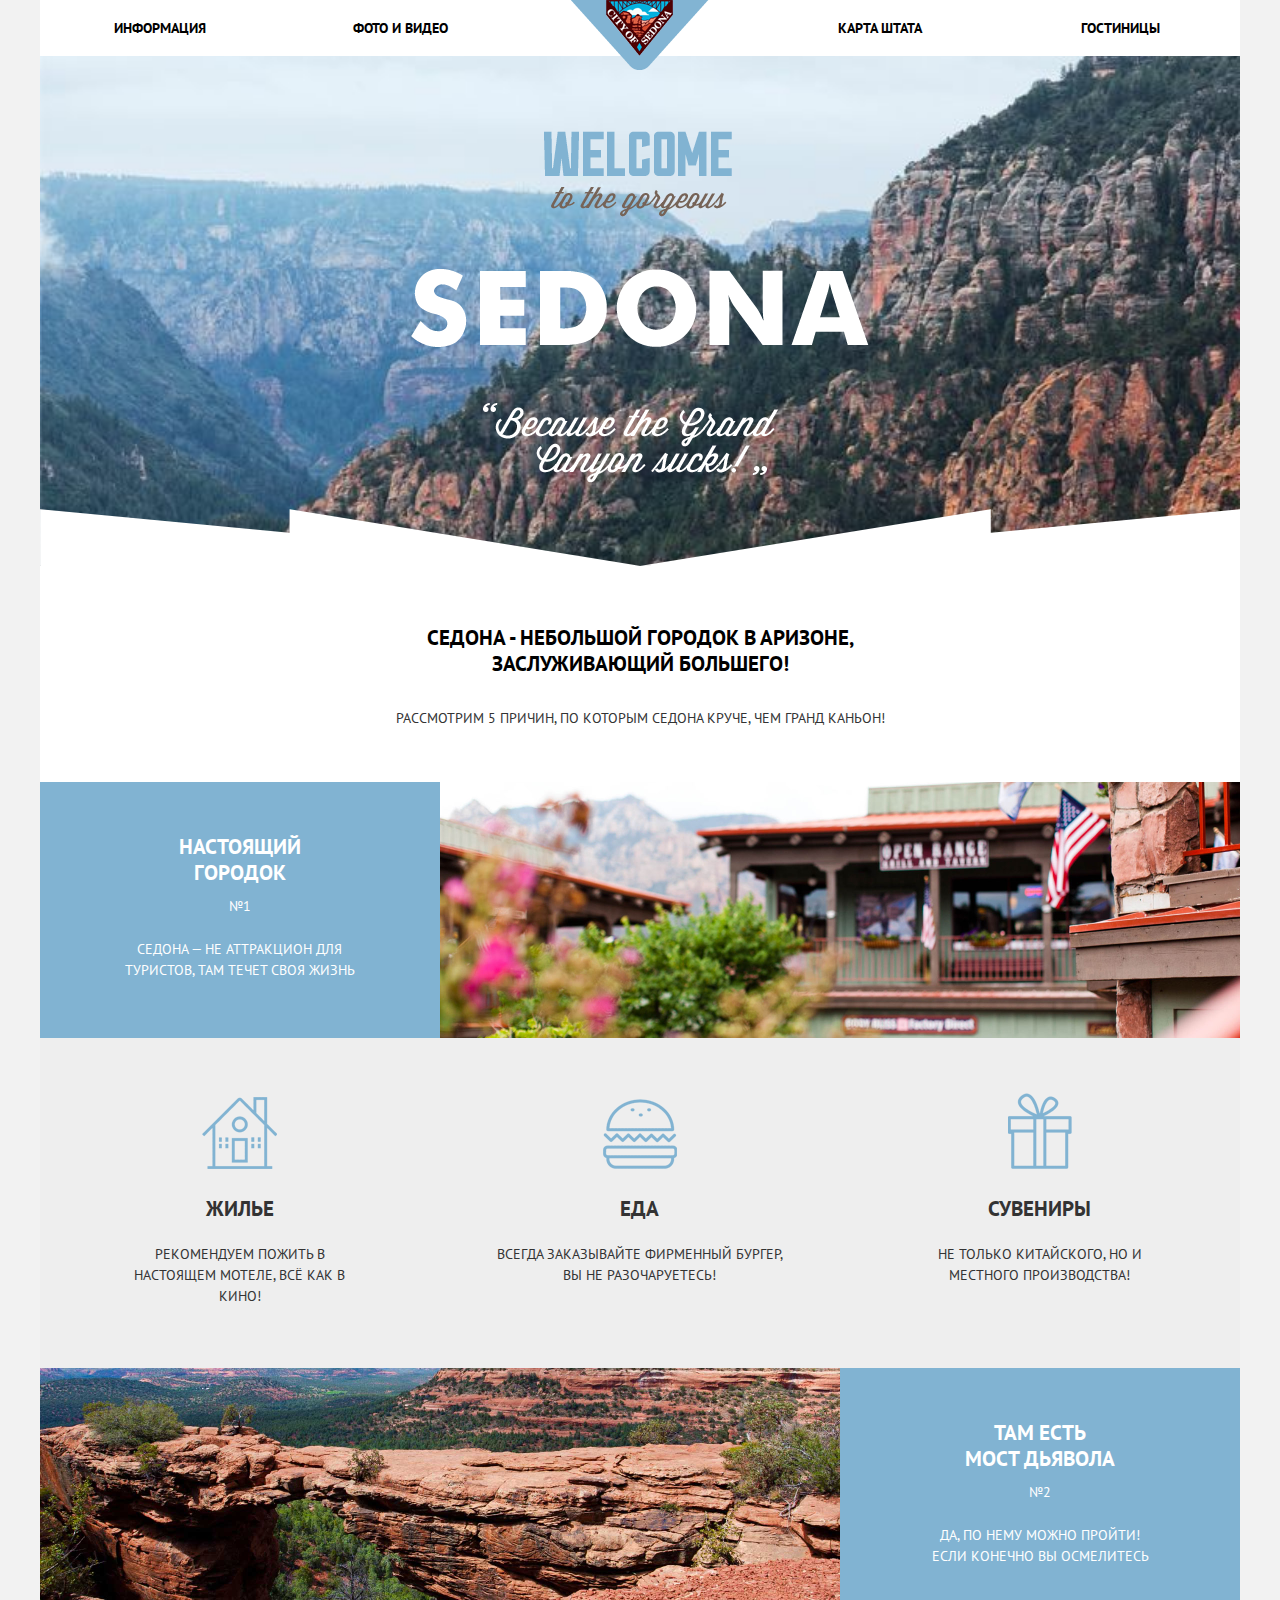
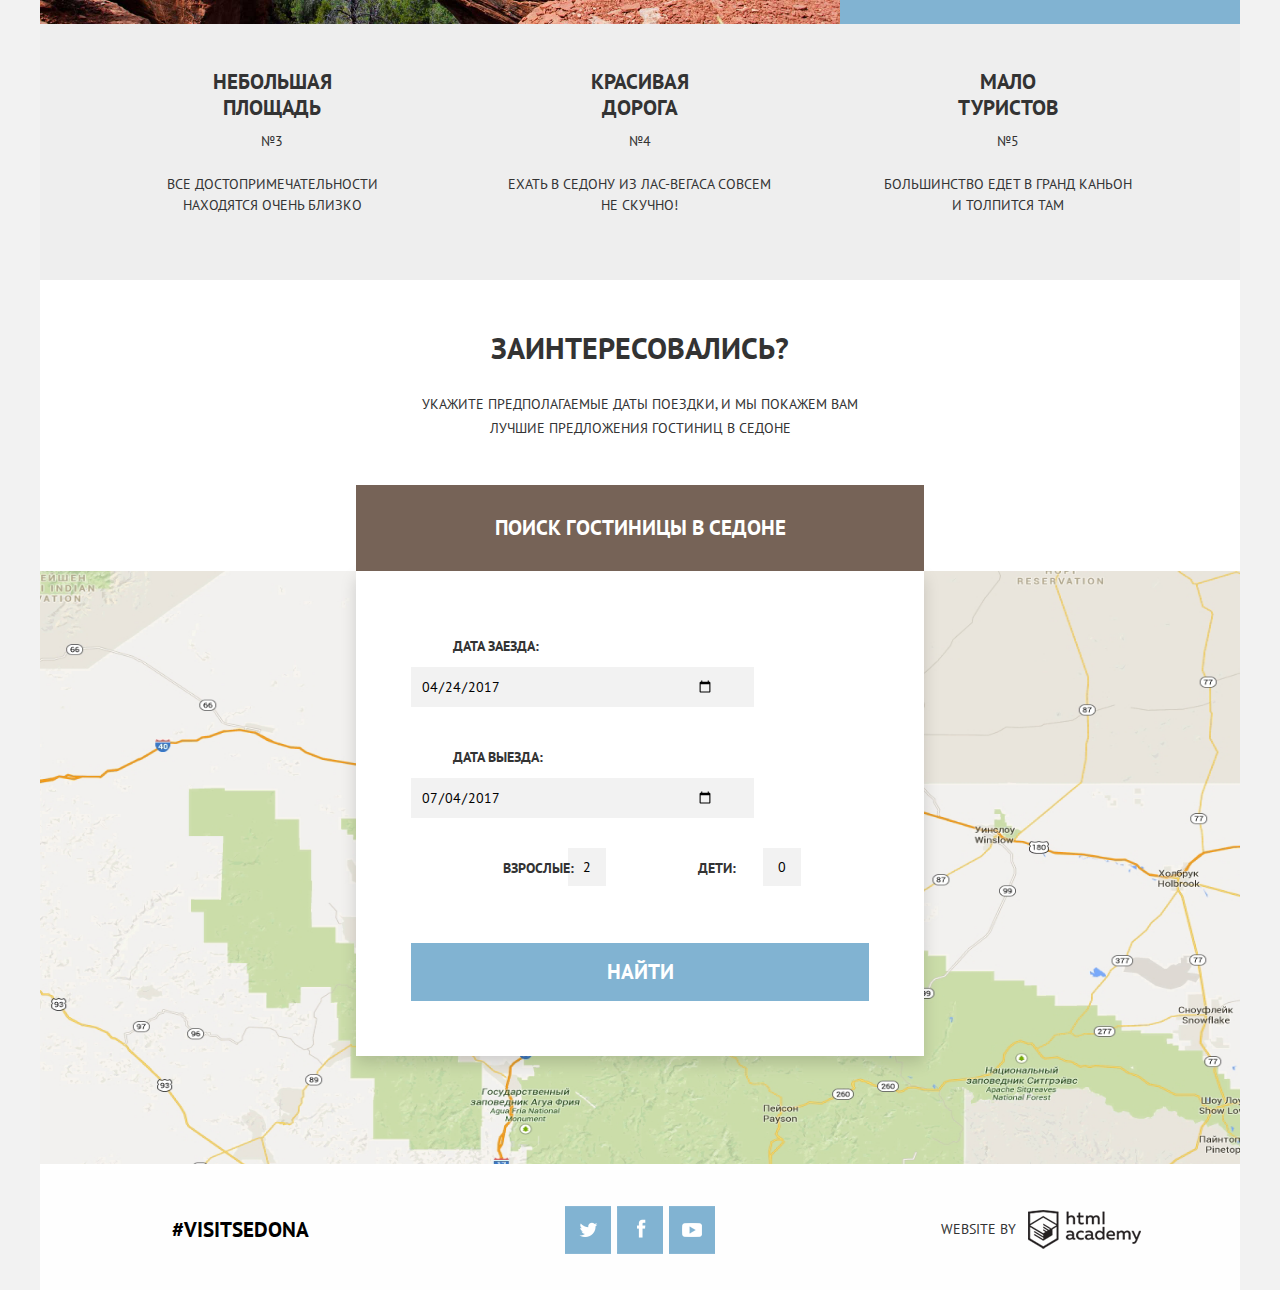
<file: index.html>
<!DOCTYPE html>
<html lang="ru">
	<head>
		<meta charset="utf-8">
		<title>HTML Academy: Седона</title>
		<link href="https://fonts.googleapis.com/css?family=PT+Sans:400,700&amp;subset=cyrillic" rel="stylesheet">
		<link rel="stylesheet" type="text/css" href="css/normalize.css">
		<link rel="stylesheet" type="text/css" href="css/style.css">
	</head>
	<body>
		<header class="main-header">
			<nav class="main-navigation">
				<div class="logo"><img class="logo-sedona" src="./img/logo.png" alt="Логотип Седона" width="138" height="70"></div>
				<ul class="site-navigation">
					<li><a class="info">Информация</a></li>
					<li><a href="index.html">Фото и видео</a></li>
					<li><a href="index.html">Карта штата</a></li>
					<li><a href="index.html">Гостиницы</a></li>
				</ul>
			</nav>
		</header>
		<main class="main-content">
			<section class="promo">
				<span class="slogan-welcome">Welcome to the gorgeous</span>
				<span class="slogan-sedona">Sedona</span>
				<span class="slogan-site">Because the Grand Canyon sucks</span>
			</section>
			<section class="features">
				<section class="intro">
					<h1 class="intro-title">Седона - небольшой городок в Аризоне, заслуживающий большего!</h1>
					<p class="features-text">Рассмотрим 5 причин, по которым Седона круче, чем Гранд Каньон!</p>
				</section>
				<div class="features-item left row">
					<div class="feature-description col">
						<h2 class="features-title">Настоящий<br>городок</h2>
						<span class="item-object-number">№1</span>
						<p class="item-object-text">Седона — не аттракцион для туристов, там течет своя жизнь</p>
					</div>
					<div class="poster col col-two">
						<img class="features-img" src="./img/feature-1.jpg" alt="Фото дома на улице" width="1600" height="800">
					</div>
				</div>
				<section class="features-services row">
					<ul class="services-list">
						<li class="services-item col">							
							<h2 class="services-item-title services-item-title-house">Жилье</h2>
							<p class="services-item-text">Рекомендуем пожить в настоящем мотеле, всё как в кино!</p>
						</li>
						<li class="services-item services-item-center col">							
							<h2 class="services-item-title services-item-title-food">Еда</h2>
							<p class="services-item-text">Всегда заказывайте фирменный бургер, вы не разочаруетесь!</p>
						</li>
						<li class="services-item col">							
							<h2 class="services-item-title services-item-title-gift">Сувениры</h2>
							<p class="services-item-text">Не только китайского, но и местного производства!</p>
						</li>
					</ul>
				</section>
				<div class="features-item right row">	
					<div class="poster col col-two">
						<img class="features-img" src="./img/feature-2.jpg" alt="Фото моста Дьявола" width="1600" height="800">
					</div>
					<div class="feature-description col">
						<h2 class="features-title">Там есть<br>мост Дьявола</h2>
						<span class="item-object-number">№2</span>
						<p class="item-object-text">Да, по нему можно пройти! Если конечно вы осмелитесь</p>
					</div>
				</div>
				<section class="features-services row">
					<ul class="feature-description">
						<li class="col">
							<h2 class="features-title">Небольшая<br> площадь</h2>
							<span class="item-object-number">№3</span>	
							<p class="services-item-text">Все достопримечательности<br>находятся очень близко</p>
						</li>
						<li class="col">
							<h2 class="features-title">Красивая<br> дорога</h2>
							<span class="item-object-number">№4</span>	
							<p class="services-item-text">Ехать в Седону из Лас-Вегаса совсем<br>не скучно!</p>
						</li>
						<li class="col">
							<h2 class="features-title">Мало<br> туристов</h2>
							<span class="item-object-number">№5</span>	
							<p class="services-item-text">Большинство едет в гранд каньон<br>и толпится там</p>
						</li>
					</ul>
				</section>
			</section>
			<section class="order">
				<h2 class="public-title">Заинтересовались?</h2>
				<p class="public-text">Укажите предполагаемые даты поездки, и мы покажем вам лучшие предложения гостиниц в Седоне</p>
				<a href="#" class="public-button">Поиск гостиницы в Седоне</a>
				<div class="popup">
					<form class="form" action="#">
						<fieldset class="form-rows">
							<label class="form-label" for="date-in">Дата заезда:</label>
							<input class="form-input-date form-input" type="date" name="date-in" value="2017-04-24">
							<span class="icon-calendar">Календарь</span>
						</fieldset>
						<fieldset class="form-rows">
							<label class="form-label" for="date-out">Дата выезда:</label>
							<input class="form-input-date form-input" type="date" name="date-out" value="2017-07-04">
							<span class="icon-calendar">Календарь</span>
						</fieldset>
						<fieldset class="counters form-rows">
						<fieldset class="counter">
							<label class="form-label" for="counter-adult">Взрослые:</label>
							<button class="icon-minus" type="button" tabindex="-1"></button>
							<input class="form-input-counter form-input" type="text" name="counter-adult" value="2">
							<button class="icon-plus" type="button" tabindex="-1"></button>
						</fieldset>
						<fieldset class="counter">
							<label class="form-label" for="counter-children">Дети:</label>
							<button class="icon-minus" type="button" tabindex="-1"></button>
							<input class="form-input-counter form-input" type="text" name="counter-children" value="0">
							<button class="icon-plus" type="button" tabindex="-1"></button>
						</fieldset>
						</fieldset>
						<input class="button-solid" type="submit" value="Найти">
					</form>
				</div>
			</section>
		</main>
		<footer class="main-footer">
			<div class="map">
				<img src="./img/map.png" alt="Карта" width="1200" height="593">
			</div>
			<div class="main-footer-column row">
				<div class="main-footer-column-visit">
					<a href="#">#visitsedona</a>
				</div>
				<div class="main-footer-column-socials">
					<ul>
						<li><a href="#" class="btn-social social-twitter"></a></li>
						<li><a href="#" class="btn-social social-facebook"></a></li>
						<li><a href="#" class="btn-social social-youtube"></a></li>
					</ul>
				</div>
				<div class="main-footer-column-copyright">
					<span>Website by</span>
					<a class="logo-htmlacademy" href="https://htmlacademy.ru/intensive/htmlcss"></a>
				</div>
			</div>
		</footer>
	</body>
</html>
</file>
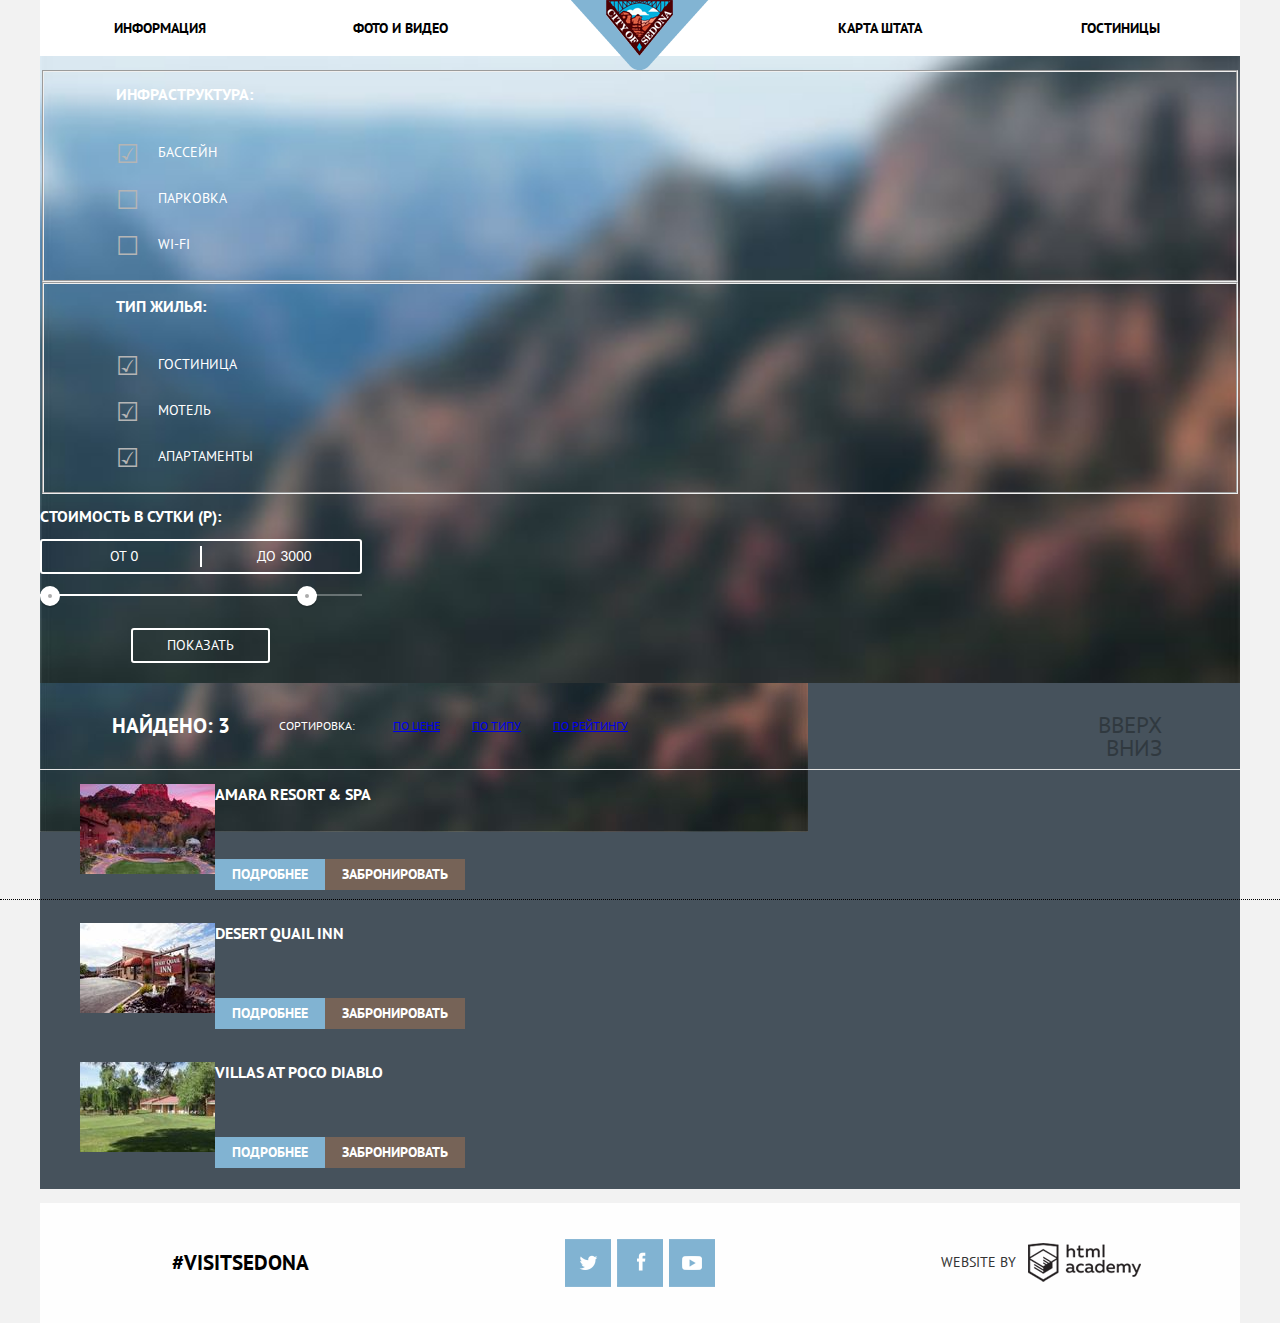
<file: hotels.html>
<!DOCTYPE html>
<html lang="ru">
	<head>
		<meta charset="utf-8">
		<title>Отели в Седоне</title>
		<link href="https://fonts.googleapis.com/css?family=PT+Sans:400,700&amp;subset=cyrillic" rel="stylesheet">
		<link rel="stylesheet" type="text/css" href="css/normalize.css">
		<link rel="stylesheet" type="text/css" href="css/style.css">
	</head>
	<body>
		<header class="main-header">
			<nav class="main-navigation">
				<a href="index.html" class="logo"><img class="logo-sedona" src="./img/logo.png" alt="Логотип Седона" width="138" height="70"></a>
				<ul class="site-navigation">
					<li><a class="info">Информация</a></li>
					<li><a href="index.html">Фото и видео</a></li>
					<li><a href="index.html">Карта штата</a></li>
					<li><a href="index.html">Гостиницы</a></li>
				</ul>
			</nav>
		</header>		
		<main class="hotels-content">
			
			<form class="filters-rows" action="#">
				<fieldset class="options">
					<h2 class="filter-title">Инфраструктура:</h2>
					<ul class="filter-options">
						<li>
							<input class="form-checkbox" type="checkbox" name="infrastructure" value="val-1" checked id="check-i-1">
							<label class="form-label" for="check-i-1">Бассейн</label>
						</li>
						<li>
							<input class="form-checkbox" type="checkbox" name="infrastructure" value="val-2" id="check-i-2">
							<label class="form-label" for="check-i-2">Парковка</label>
						</li>
						<li>
							<input class="form-checkbox" type="checkbox" name="infrastructure" value="val-3" id="check-i-3">
							<label class="form-label" for="check-i-3">Wi-Fi</label>
						</li>
					</ul>
				</fieldset>
				<fieldset class="options">
					<h2 class="filter-title">Тип жилья:</h2>
					<ul class="filter-options">
						<li>
							<input class="form-checkbox" type="checkbox" name="digs" value="val-1" checked id="check-d-1">
							<label class="form-label" for="check-d-1">Гостиница</label>
						</li>
						<li>
							<input class="form-checkbox" type="checkbox" name="digs" value="val-2" checked id="check-d-2">
							<label class="form-label" for="check-d-2">Мотель</label>
						</li>
						<li>
							<input class="form-checkbox" type="checkbox" name="digs" value="val-3" checked id="check-d-3">
							<label class="form-label" for="check-d-3">Апартаменты</label>
						</li>
					</ul>
				</fieldset>
				<div class="filter-cost col">
					<h2 class="filter-title">Стоимость в сутки (Р):</h2>
					<div class="cost-control">
						<div class="cost-group">
							<label>от <input class="cost-input cost-input-min" type="text" name="cost-from" value="0"></label>
							<label>до <input class="cost-input cost-input-max" type="text" name="cost-to" value="3000"></label>
						</div>
						<div class="range">
							<div class="scale">
								<button class="scale-slider scale-slider-min" type="button" tabindex="0"></button>
								<button class="scale-slider scale-slider-max" type="button" tabindex="0"></button>
							</div>
						</div>
					</div>
					<button class="button-clear" type="submit">Показать</button>
				</div>
			</form>
			
			<section class="filter">
				<h1 class="answer-title">Найдено: 3</h1>
				<div class="sort-order sorting-list">
					<li><a class="icon sorting-item-up">Вверх</a></li>
					<li><a class="icon sorting-item-down">Вниз</a></li>
				</div>
				<div class="sort-type">
					<div class="sort-label">Сортировка:</div>
					<ul>
						<li><a href="#" class="sorting-item">По цене</a></li>
						<li><a href="#" class="sorting-item">По типу</a></li>
						<li><a href="#" class="sorting-item">По рейтингу</a></li>
					</ul>
				</div>
			</section>
			<section class="catalog">
				<ul class="hotels-list">
					<li class="hotel-item">
						<div class="hotels-img answer-title"><img class="hotels-img" src="./img/hotel-amara.jpg" alt="изображение Amara Resort &amp; Spa" width="138" height="70"></div>
						<h2 class="description-hotels-title">Amara Resort &amp; Spa</h2>
						<p class="description-hotels-type">Гостиница</p>
						<p class="description-hotels-price">от 3500 р.</p>
						<a href="#" class="description-hotels-button">Подробнее</a>
						<a href="#" class="description-hotels-button-other">Забронировать</a>
						<span class="description-hotels-rating-stars"></span>
						<p class="description-hotels-rating-num">Рейтинг: 8,5</p>
					</li>
					<li class="hotel-item">
						<div class="hotels-img answer-title"><img class="hotels-img" src="./img/hotel-desert.jpg" alt="изображение Desert Quail Inn" width="138" height="70"></div>
						<h2 class="description-hotels-title">Desert Quail Inn</h2>
						<p class="description-hotels-type">Мотель</p>
						<p class="description-hotels-price">от 3000 р.</p>
						<a href="#" class="description-hotels-button">Подробнее</a>
						<a href="#" class="description-hotels-button-other">Забронировать</a>
						<span class="description-hotels-rating-stars"></span>
						<p class="description-hotels-rating-num">Рейтинг: 8,9</p>
					</li>
					<li class="hotel-item">
						<div class="hotels-img answer-title"><img class="hotels-img" src="./img/hotel-villas.jpg" alt="изображение Villas at Poco Diablo" width="138" height="70"></div>
						<h2 class="description-hotels-title">Villas at Poco Diablo</h2>
						<p class="description-hotels-type">Апартаменты</p>
						<p class="description-hotels-price">от 2000 р.</p>
						<a href="#" class="description-hotels-button">Подробнее</a>
						<a href="#" class="description-hotels-button-other">Забронировать</a>
						<span class="description-hotels-rating-stars"></span>
						<p class="description-hotels-rating-num">Рейтинг: 9,2</p>
					</li>
				</ul>
			</section>
		</main>
		<footer class="main-footer">
			<div class="main-footer-column row">
				<div class="main-footer-column-visit">
					<a href="#">#visitsedona</a>
				</div>
				<div class="main-footer-column-socials">
					<ul>
						<li><a href="#" class="btn-social social-twitter"></a></li>
						<li><a href="#" class="btn-social social-facebook"></a></li>
						<li><a href="#" class="btn-social social-youtube"></a></li>
					</ul>
				</div>
				<div class="main-footer-column-copyright">
					<span>Website by</span>
					<a class="logo-htmlacademy" href="https://htmlacademy.ru/intensive/htmlcss"></a>
				</div>
			</div>
		</footer>
	</body>
</html>
</file>
<file: css/style.css>
/**Кнопки Стайлгайд**/

.button-clear,
.description-hotels-button,
.description-hotels-button-other,
.btn-social,
.public-button,
.button-solid{
	display: inline-block;
	vertical-align: top;
	padding: 5px 17px;
	border: none;
	outline: none; 
	font-size: 14px;
	line-height: 21px;
	font-family: 'PT Sans', Arial, sans-serif;
	font-weight: bold;
	text-align: center;
	text-transform: uppercase;
	text-decoration: none;
	color: #fff;
	background: #81b3d2;
	cursor: pointer;
}
.button-solid:hover {
	background: #669ec0;
}
.button-solid:active {
	color: rgba(255,255,255,.3);
	background: #5496bd;
}
.button-clear:hover {
	background: #669ec0;
}
.button-clear:active {
	color: rgba(255,255,255,.3);
	background: #5496bd;
}
.description-hotels-button:hover {
	background: #669ec0;
}
.description-hotels-button:active {
	color: rgba(255,255,255,.3);
	background: #5496bd;
}
.description-hotels-button-other:hover {
	background: #669ec0;
}
.description-hotels-button-other:active {
	color: rgba(255,255,255,.3);
	background: #5496bd;
}
.public-button {
  background: #766357;
}
.public-button:hover {
	background: #604e43;
}
.public-button:active {
	background: #503e33;
}
.description-hotels-button-other {
	background: #766357;
}
.description-hotels-button-other:hover {
	background: #604e43;
}
.description-hotels-button-other:active {
	background: #503e33;
}
.button-clear {
	margin: 12px 0;
	padding: 5px 34px;
	border: 2px solid #fff;
	border-radius: 3px;
	font-weight: normal;
	background: transparent;
}
.button-clear:hover {
	background: rgba(255,255,255,.25);
}
.button-clear:active {
	opacity: .5;
}

/**Поля ввода по стайлгайду**/

.form-input-date,
.form-input-counter {
	box-sizing: border-box;
	padding: 8px;
	border: 2px solid #f2f2f2;
	outline: none;
	font-size: 14px;
	line-height: 18px;
	font-family: 'PT Sans', Arial, sans-serif;
	text-transform: uppercase;
	background: #f2f2f2;
}
.form-input-date:hover {
	border-color: #ebebeb;
	background: #ebebeb;
}
.form-input-date:focus {
	border-color: #e5e5e5;
	background: #fff;
}
.form-input-counter:hover {
	border-color: #ebebeb;
	background: #ebebeb;
}
.form-input-counter:focus {
	border-color: #e5e5e5;
	background: #fff;
}

/**Checkbox по стайлгайду**/

.form-checkbox {
	display: none;
}
.form-checkbox,
.form-label {
	position: relative;
	padding-left: 42px;
	font-size: 14px;
	line-height: 21px;
	cursor: pointer;
}
.form-checkbox + .form-label::before {
	content: '\2610';
	position: absolute;
	left: 0;
	top: 0;
	font-size: 26px;
	font-family: 'PT Sans';
	color: #b5b5b5;
}
.form-checkbox:checked + .form-label::before {
	content: '\2611';
}
.form-checkbox + .form-label:hover::before {
	color: #fff;
}
.form-checkbox:disabled + .form-label,
.form-checkbox:disabled + .form-label::before,
.form-checkbox:disabled + .form-label:hover::before {
	color: #6a6a6a;
	cursor: default;
}

/**Главные блоки сайта**/

body {
    font-size: 14px;
    line-height: 21px;
    font-family: 'PT Sans', Arial, sans-serif;
	text-transform: uppercase; 
    color: #333;
    background: #f2f2f2; 
}
.main-header, 
.main-content, 
.main-footer,
.hotels-content {
	max-width: 1200px;
    min-width: 768px;
    margin: 0 auto; 
    background: #fff; 
}

/**Шапка**/

.main-header {
	position: relative;
	background: #fff;
}
.main-navigation .logo {
    position: absolute;
    z-index: 1;
    left: 50%;
    width: 138px;
    height: 70px;
    margin-left: -69px;
    font-size: 0;
    line-height: 0;
    color: transparent;
    background: transparent no-repeat 0 0;
}
.site-navigation {
	margin: 0;
    padding: 0;
    list-style: none; 
    font-size: 0; 
}
.site-navigation li {
	display: inline-block;
	vertical-align: top;
	width: 20%;
}
.site-navigation a {
	display: block;
	padding: 15px 0;
	font-size: 14px;
	line-height: 26px;
	font-weight: bold;
	text-align: center;
	text-decoration: none;
	color: #000;
}
.info:hover {
	color: #81b3d2;
	cursor: pointer;
}
.info:active {
	color: #000;
	opacity: .3;
	cursor: pointer;
}
.site-navigation li:nth-child(2) {
	margin-right: 20%;
}

/**Сетка**/

.row {
	font-size: 0;
}
.main-footer-column-visit,
.main-footer-column-socials,
.main-footer-column-copyright,
.col {
	display: inline-block;
	vertical-align: top;
	box-sizing: border-box;
	width: 33.33%;
	font-size: 14px;
}
.col-two {
    width: 66.67%;
}

/**Главное содержимое index**/

.promo {
	background: url(../img/index.jpg) no-repeat 50% 30%; 
}
.main-poster::after {
	background: url(../img/mask.svg) no-repeat 0 50%;
}
.promo {
	font-size: 0;
    line-height: 0; 
    color: transparent; 
    background: transparent url(../img/promo-poster-text.png) no-repeat; 
}
.features-title, .features-text {
	line-height: 26px;
    text-align: center;
}
.features-title {
	font-size: 21px;  
}
.item-object-title {
	font-size: 21px; 
    line-height: 26px; 
    font-weight: 700; 
}
.services-list {
	list-style: none;
}
.services-item {
	text-align: center; 
}
.services-item-title {
	font-size: 21px; 
    line-height: 26px; 
    font-weight: 700;
}
.order {
	text-align: center;
}
.order h2 {
	font-size: 30px;
    line-height: 30px;
    font-weight: 700;
}
.order p {
	line-height: 24px;
}
.public .public-button {
	font-size: 21px; 
    line-height: 26px;
}
.form-rows {
	font-size: 0; 
    font-weight: 700; 
    text-align: left;
}
.form .form-label {
	font-size: 14px;
    line-height: 41px; 
}
.icon-calendar {
    color: #a9a9a9;
}
.icon-calendar::before {
    font-size: 21px;
    line-height: 38px; 
    text-align: center; 
}
.form-input-date:hover, .icon-calendar {
    color: #000; 
}
.form-input-date:focus, .icon-calendar {
    color: #81b3d2;
}
.counter {
    font-size: 0; 
}
.form-input-counter {
    text-align: center;
}
.counter button {
    color: #a9a9a9;
}
.counter button::before {
    font-size: 14px; 
    line-height: 38px; 
    text-align: center; 
}
.form .button-solid {
    padding: 16px; 
    font-size: 21px; 
    line-height: 26px; 
}

/**Главное содержимое hotels**/

.hotels-content {
	color: #fff;
    background: #46525c url(../img/hotels.jpg) no-repeat 0 50%; 
}
.hotels-content h2 {
	margin: 12px 0;
    font-size: 16px; 
    line-height: 21px; 
    text-align: left;
}
.filters-rows {
	font-size: 0;
}

/**Подвал**/

.map {
	position: relative;
	background: no-repeat 50% 100%;
}
.main-footer .main-footer-column {
    padding: 30px 0;
    text-align: center;
    background: rgba(254,254,254,.9);
}
.main-footer-column-visit {
	padding: 17px 0;
}
.main-footer-column-visit a {
	font-size: 21px;
    line-height: 26px;
    font-weight: 700; 
	text-decoration: none; 
    color: #000; 
}
.main-footer-column-socials ul {
	margin: 0;
    padding: 0; 
    list-style: none;
    font-size: 0;
}
.main-footer-column-socials li {
	display: inline-block;
	vertical-align: top;
	margin: 6px 3px;
}
.btn-social {
	display: block;
	width: 46px;
	height: 48px;
	padding: 0;
	font-size: 0;
	line-height: 0;
	background: url(../img/footer-icon.png) no-repeat;
}
.social-twitter:hover {
	background-position: 0 -49px;
}
.social-twitter:active {
	background-position: 0 -98px;
}
.social-facebook {
	background: url(../img/footer-icon.png) -47px 0 no-repeat;
}
.social-facebook:hover {
	background-position: -47px -49px;
}
.social-facebook:active {
	background-position: -47px -98px;
}
.social-youtube {
	background: url(../img/footer-icon.png) -95px 0 no-repeat;
}
.social-youtube:hover {
	background-position: -95px -49px;
}
.social-youtube:active {
	background-position: -95px -98px;
}
.main-footer-column-copyright {
	padding: 6px 0;
}
.main-footer-column-copyright span,
.main-footer-column-copyright .logo-htmlacademy {
	display: inline-block;
	vertical-align: middle;
}
.main-footer-column-copyright span {
	margin-left: 10px;
	font-size: 14px;
}
.logo-htmlacademy {
	width: 113px;
	height: 39px;
	text-decoration: none;
	margin: 4px 8px;
	background: transparent url('../img/logo-htmlacademy.png') no-repeat;
	background-position: 50% -198px;
}
.logo-htmlacademy:hover {
	background-position: 50% -99px;
}
.logo-htmlacademy:active {
	background-position: 50% 0;
}

/**Promo**/

.promo {
	position: relative;
	height: 510px;
	background: #3d4c57 url(../img/index.jpg) no-repeat 50% 30%;
	background-size: cover;
}

/**mask**/

.promo::after {
    content: '';
    position: absolute;
    z-index: 2;
    left: 0;
    right: 0;
    bottom: 0;
    height: 57px;
    background: transparent url('../img/mask.png') no-repeat 0 50%;
    background-size: 100% 57px;
}
.slogan-welcome,
.slogan-sedona,
.slogan-site {
    position: absolute;
    z-index: 1;
    left: 50%;
    width: 458px;
    height: 90px;
    margin-left: -229px;
    font-size: 0;
    line-height: 0;
    color: transparent;
    background: transparent url('../img/promo-poster-text.png') no-repeat;
}
.slogan-welcome {
    top: 75px;
    background-position: 0 0;
}
.slogan-sedona {
    top: 207px;
    background-position: 0 -132px;
}
.slogan-site {
    top: 337px;
    background-position: 0 -262px;
}
/**intro**/

.intro {
	padding: 31px 0;
	line-height: 26px;
	text-align: center;
}
.intro-title {
    width: 450px;
    margin: 28px auto;
    font-size: 21px;
    color: #000;
}
.intro .features-text {
    margin: 20px 0;
}

/**features**/

.features-item,
.features-services {
	min-height: 256px;
    background: #eee;
}
.features-services .feature-description {
    padding: 0 4%;
    padding-top: 35px;
}
.features-item .feature-description {
    padding: 0 4%;
    padding-top: 35px;
}
.feature-description {
    text-align: center;
}
.features-title {
	margin: 10px auto;
	font-size: 21px;
	line-height: 26px;
	font-weight: bold;
}
.feature-description p {
	margin: 22px auto;
}
.features-item {
	color: #fff;
	background: #81b3d2;
}
.left .feature-description {
    padding: 0 6%;
    padding-top: 35px;
}
.right .feature-description {
    padding: 0 7%;
    padding-top: 35px;
}
.features-item .features-title {
    margin-top: 17px;
}
.poster {
	position: relative;
	height: 256px;
	overflow: hidden;
	background: rgba(0,0,0,.1);
}
.poster img {
	position: absolute;
	top: 50%;
	max-width: 100%;
	height: auto;
	transform: translateY(-50%);
}

/**features-services**/

.services-list {
	min-height: 330px;
	margin: 0;
	padding: 0;
	list-style: none;
}
.services-item {
	padding: 0 6%;
    padding-top: 35px;
    text-align: center;
}
.services-item-center {
    padding: 0 4%;
    padding-top: 35px;
}
.services-item-title {
	position: relative;
	margin: 20px auto;
	padding-top: 103px;
	font-size: 21px;
	line-height: 26px;
	font-weight: bold;
}
.services-item-title::before {
	content: '';
	position: absolute;
	left: 50%;
	top: 0;
	width: 76px;
	height: 76px;
	margin-left: -38px;
	background: transparent url('../img/icons.png') no-repeat;
}
.services-item-title-food::before {
	background-position: 0 0;
}
.services-item-title-gift::before {
	background-position: 0 -152px;
}
.services-item-title-house::before {
	background-position: 0 -304px;
}
.services-item p {
	margin: 22px auto;
}

/**order**/

.order {
	position: relative;
	z-index: 1;
	width: 568px;
	margin: 0 auto;
	text-align: center;
}
.order h2 {
	margin-top: 53px;
	margin-bottom: 29px;
	font-size: 30px;
	line-height: 30px;
	font-weight: bold;
}
.order p {
	margin: 24px 50px;
	line-height: 24px;
}
.order .public-button {
    position: relative;
    z-index: 2;
    display: block;
    margin-top: 45px;
    padding: 30px;
    font-size: 21px;
    line-height: 26px;
}
.popup {
    position: absolute;
    z-index: 1;
    left: 0;
    right: 0;
    background: #fff;
    box-shadow: 0 7px 15px 0 rgba(0,0,0,.15);
}
.form {
    margin: 55px;
}
.form-rows {
	position: relative;
	margin: 0;
	margin-bottom: 30px;
	padding: 0;
	border: none;
	font-size: 0;
	font-weight: bold;
	text-align: left;
}
.form .form-label {
	display: inline-block;
	vertical-align: top;
	width: 115px;
	font-size: 14px;
	line-height: 41px;
}
.form .form-input {
	display: inline-block;
	vertical-align: top;
}
.form-input-date {
	width: 343px;
	padding-right: 38px;
}
.icon-calendar {
	position: absolute;
	right: 0;
	top: 0;
	color: #a9a9a9;
}
.icon-calendar::before {
	width: 38px;
	margin: 0;
	font-size: 21px;
	line-height: 38px;
	text-align: center;
}
.form-input-date:hover + .icon-calendar {
    color: #000;
}
.form-input-date:focus + .icon-calendar {
    color: #81b3d2;
}
.counter {
	display: inline-block;
	vertical-align: top;
	margin: 0;
	padding: 0;
	border: none;
	font-size: 0px;
}
.form-input-counter {
	width: 38px;
	padding: 8px 0;
	text-align: center;
}
.counter button {
	display: inline-block;
	vertical-align: top;
	padding: 0;
	border: none;
	outline: none;
	color: #a9a9a9;
	background: #f2f2f2;
}
.counter button::before {
	display: block;
	width: 38px;
	margin: 0;
	font-size: 14px;
	line-height: 38px;
	text-align: center;
}
.counter .form-label {
	width: 65px;
	margin-left: 50px;
}
.form .button-solid {
	width: 100%;
	margin-top: 24px;
	padding: 16px;
	font-size: 21px;
	line-height: 26px;
}

/**hotels**/

.filters-rows {
	padding-top: 14px;
	padding-bottom: 8px;
	color: #fff;
	background: #46525c url('../img/hotels.jpg') no-repeat 0 50%;
	background-size: cover;
}
.filters-rows h2 {
    margin: 12px 0;
    font-size: 16px;
    line-height: 21px;
    text-align: left;
}
.options {
	padding-left: 6%;
    font-size: 0;
}
.filter-options {
	display: inline-block;
	vertical-align: top;
	max-width: 150px;
	margin: 0;
	margin-right: 30px;
	padding: 0;
	border: none;
	font-size: 14px;
	list-style: none;
}
.filter-options li {
	margin: 25px 0;
}
.filter-options:first-child {
	margin-right: 119px;
}
.filter-cost {
    padding-right: 6.5%;
    text-align: center;
}
.cost-group {
	position: relative;
	border: 2px solid #fff;
	border-radius: 3px;
	font-size: 0;
}
.cost-group::before {
	content: '';
	position: absolute;
	left: 50%;
	top: 5px;
	width: 2px;
	height: 21px;
	margin-left: -1px;
	background: #fff;
}
.cost-group label {
	display: inline-block;
	vertical-align: top;
	width: 40%;
	padding: 5px 5%;
	font-size: 14px;
	text-align: right;
}
.cost-input {
	max-width: 50%;
	padding: 0;
	border: none;
	color: #fff;
	background: transparent;
}
.cost-input-min {
	max-width: 43%;
}
.range {
	position: relative;
	height: 2px;
	margin: 20px 0;
	background: rgba(255,255,255,.3);
}
.scale {
	position: absolute;
	top: 0;
	bottom: 0;
	left: 0%;
	right: 14%;
	background: #fff;
}
.scale-slider {
	position: absolute;
	top: -8px;
	padding: 2px;
	border: 8px solid #fff;
	border-radius: 50%;
	outline: none;
	background: #ababab;
	box-shadow: 0 2px 0 0 rgba(0,0,0,.14);
	cursor: pointer;
}
.scale-slider:hover {
	background: #1c4f80;
}
.scale-slider-min {
	left: 0;
}
.scale-slider-max {
	right: 0;
}

/**catalog**/

.filter {
	padding-left: 6%;
	padding-right: 6.5%;
	padding-top: 30px;
	padding-bottom: 30px;
	border-bottom: 1px solid #e5e5e5;
}
.answer-title {
	float: left;
	width: 135px;
}
.sorting-list {
	float: right;
	width: 110px;
	text-align: right;
	list-style: none;
}
.sort-type {
	margin-left: 167px;
	margin-right: 110px;
}

/****/

.answer-title {
	margin: 0;	
	font-size: 21px;
	line-height: 26px;
}
.sort-type {
	font-size: 0;
}
.sort-label {
	display: inline-block;
	vertical-align: top;
	width: 114px;
	font-size: 12px;
	line-height: 26px;
}
.sort-type ul {
	display: inline-block;
	vertical-align: top;
	max-width: 70%;
	margin: 0;
	padding: 0;
	list-style: none;
}
.sort-type li {
	display: inline-block;
	vertical-align: top;
	margin-right: 32px;
	font-size: 12px;
	line-height: 26px;
}
.sort-type a::after {
	content: '';
	position: absolute;
	left: 0;
	right: 0;
	bottom: 0;
	border-top: 1px dotted #000;
}
.sort-type a:hover {
	color: #81b3d2;
	opacity: 1;
}
.sort-type a:hover::after {
	border-color: #81b3d2;
}
.sort-type a:active {
	color: #000;
}
.sort-type a.active {
	color: #81b3d2;
}
.sort-type a:active,
.sort-type a.active {
	opacity: 1;
}
.sort-type a:active::after,
.sort-type a.active::after {
	border: none;
}
.sort-order {
	font-size: 0;
}
.sort-order .icon {
	display: inline-block;
	vertical-align: top;
	font-size: 23px;
	line-height: 23px;
	text-decoration: none;
	color: #000;
	opacity: .3;
	cursor: pointer;
}
.sort-order .icon:before {
	margin: 0;
	padding: 0;
	text-align: right;
}
.sort-order .icon:hover {
	opacity: 1;
}
.sort-order .icon:active,
.sort-order .icon-active {
	color: #81b3d2;
	opacity: 1;
}

/****/

.hotels-img {
	outline: none;
	text-decoration: none;
}
.hotels-img {
	display: block;
	width: 135px;
	height: 90px;
}
.hotel-item {
	font-size: 0px;
}
.description-hotels-title {
	margin: 0;
	margin-top: -6px;
	margin-bottom: 6px;
	font-size: 21px;
	line-height: 26px;
}
</file>
